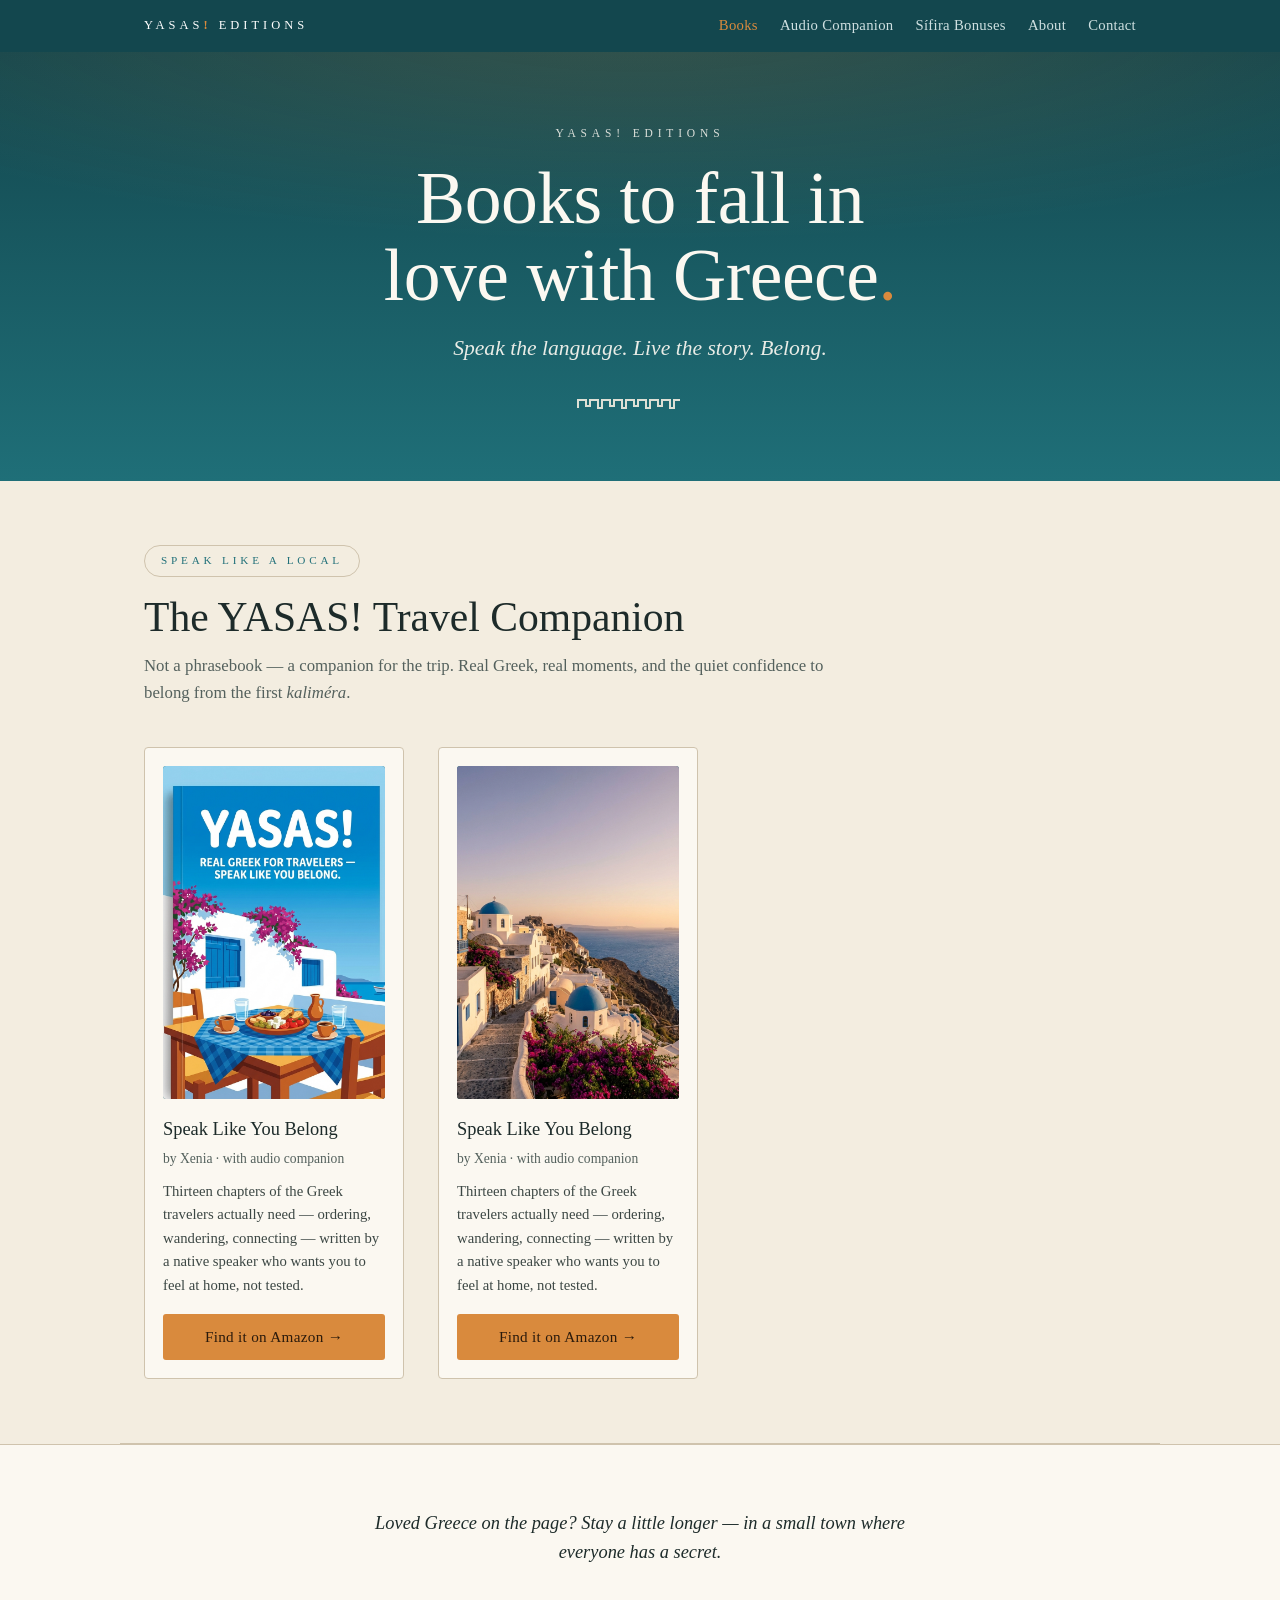
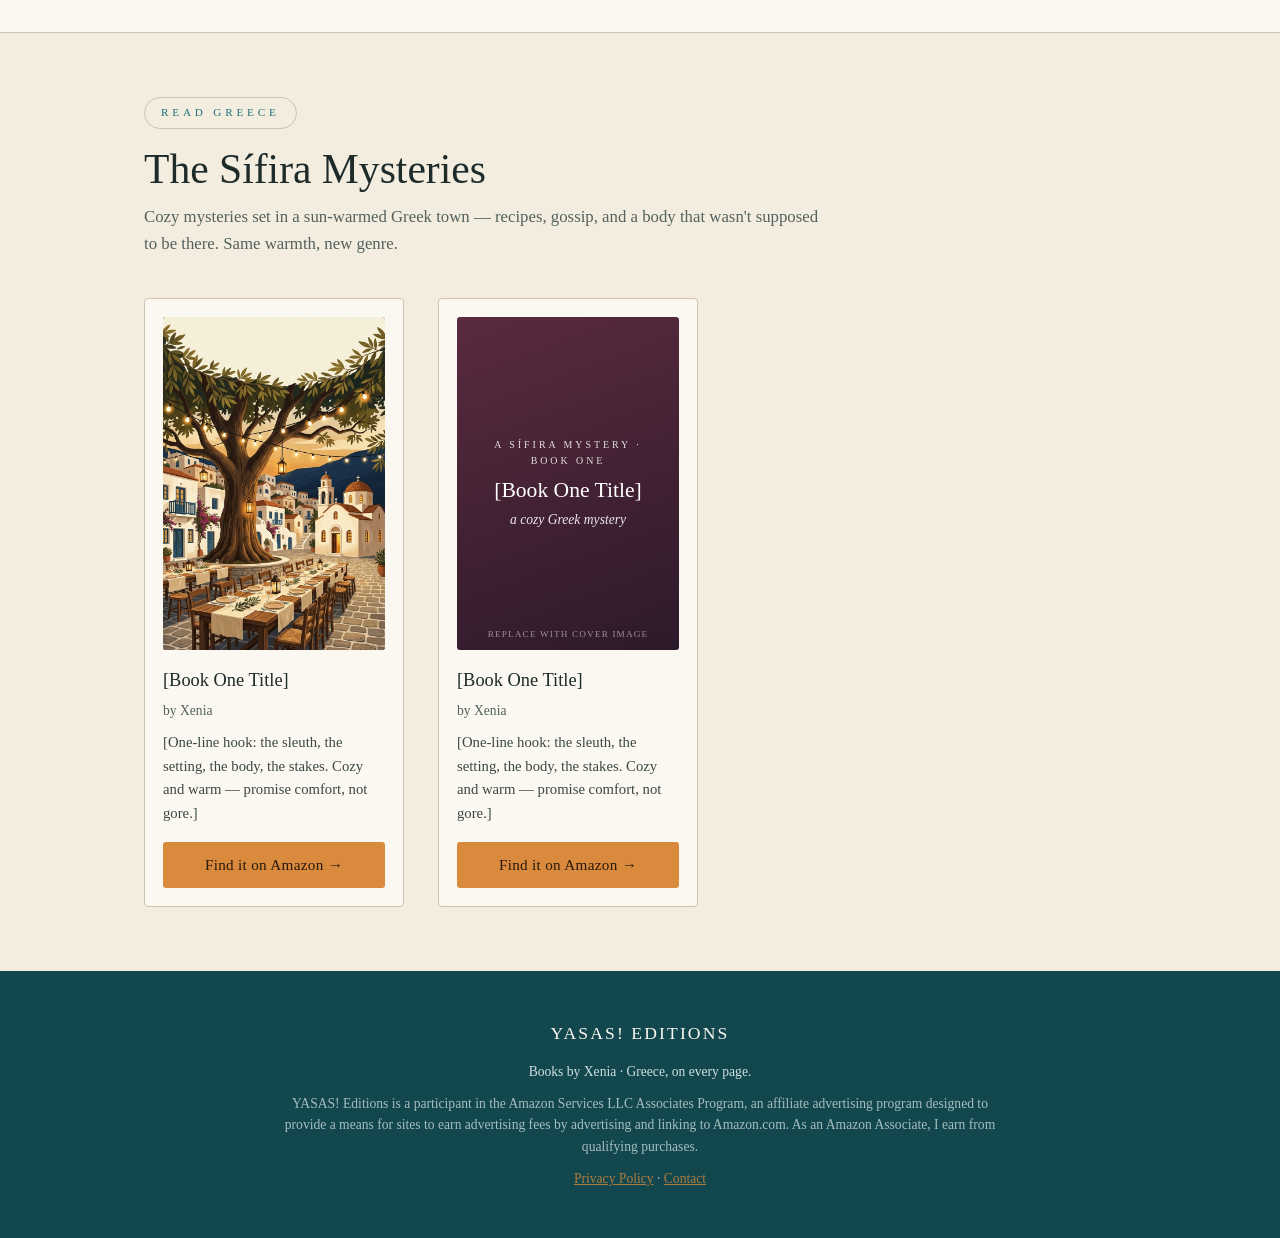
<file: index.html>
<!DOCTYPE html>
<html lang="en">
<head>
<meta charset="UTF-8">
<meta name="viewport" content="width=device-width, initial-scale=1.0">
<title>YASAS! Editions — Books to fall in love with Greece</title>
<link rel="stylesheet" href="style.css">
</head>
<body>

<!-- ===== NAV (identical on every page; update links if you rename pages) ===== -->
<nav class="nav">
  <div class="wrap">
    <a class="brand" href="index.html">YASAS<b>!</b> Editions</a>
    <div class="links">
      <a href="index.html" class="active">Books</a>
      <a href="audio/index.html">Audio Companion</a>
      <a href="bonuses/index.html">Sífira Bonuses</a>
      <a href="about.html">About</a>
      <a href="contact.html">Contact</a>
    </div>
  </div>
</nav>

<header class="hero">
  <div class="wrap">
    <div class="imprint-mark">YASAS! Editions</div>
    <h1>Books to fall in<br>love with Greece<span class="bang">.</span></h1>
    <p class="tag">Speak the language. Live the story. Belong.</p>
    <svg class="meander" viewBox="0 0 128 14" fill="none" stroke="#f3ede0" stroke-width="2">
      <path d="M2 12V4h8v6h4V4h8v8h4V4h8v6h4V4h8v8h4V4h8v6h4V4h8v8h4V4h8v6h4V4h8v8h4V4h6"/>
    </svg>
  </div>
</header>

<!-- ============ LINE 1: TRAVEL COMPANION ============ -->
<section id="learn">
  <div class="wrap">
    <span class="eyebrow">Speak like a local</span>
    <div class="sec-head">
      <h2>The YASAS! Travel Companion</h2>
      <p>Not a phrasebook — a companion for the trip. Real Greek, real moments,
         and the quiet confidence to belong from the first <em>kaliméra</em>.</p>
    </div>
    <div class="shelf">

      <!-- ===== COPY THIS BLOCK TO ADD A TRAVEL BOOK ===== -->
      <div class="book">
        <div class="cover travel">
          <!-- To use a real cover, uncomment the next line and set src: -->
           <img src="covers/Greek_travel_phrasebook_cover_202606082114_2.jpeg" alt="Speak Like You Belong cover"> 
          
        </div>
        <h3>Speak Like You Belong</h3>
        <div class="byline">by Xenia · with audio companion</div>
        <p class="blurb">Thirteen chapters of the Greek travelers actually need —
          ordering, wandering, connecting — written by a native speaker who wants
          you to feel at home, not tested.</p>
        <a class="btn" href="#" target="_blank" rel="noopener">Find it on Amazon →</a>
      </div>
      <!-- ===== END BLOCK ===== -->



       <!-- ===== COPY THIS BLOCK TO ADD A TRAVEL BOOK ===== -->
      <div class="book">
        <div class="cover travel">
          <!-- To use a real cover, uncomment the next line and set src: -->
           <img src="covers/Greek_island_village_Aegean_Sea_202606082201_2.jpeg" alt="Speak Like You Belong cover"> 
          
        </div>
        <h3>Speak Like You Belong</h3>
        <div class="byline">by Xenia · with audio companion</div>
        <p class="blurb">Thirteen chapters of the Greek travelers actually need —
          ordering, wandering, connecting — written by a native speaker who wants
          you to feel at home, not tested.</p>
        <a class="btn" href="#" target="_blank" rel="noopener">Find it on Amazon →</a>
      </div>
      <!-- ===== END BLOCK ===== -->


      
    </div>
  </div>
</section>

<div class="divider"></div>

<section class="crosssell">
  <div class="wrap inner">
    <p>Loved Greece on the page? Stay a little longer — in a small town
       where everyone has a secret.</p>
  </div>
</section>

<!-- ============ LINE 2: COZY MYSTERIES ============ -->
<section id="read">
  <div class="wrap">
    <span class="eyebrow">Read Greece</span>
    <div class="sec-head">
      <h2>The Sífira Mysteries</h2>
      <p>Cozy mysteries set in a sun-warmed Greek town — recipes, gossip,
         and a body that wasn't supposed to be there. Same warmth, new genre.</p>
    </div>
    <div class="shelf">

      <!-- ===== COPY THIS BLOCK TO ADD A MYSTERY BOOK ===== -->
      <div class="book">
        <div class="cover mystery">
           <img src="covers/Greek_village_square_at_dusk_202606181635.jpeg" alt="Book One cover"> 
          
        </div>
        <h3>[Book One Title]</h3>
        <div class="byline">by Xenia</div>
        <p class="blurb">[One-line hook: the sleuth, the setting, the body, the
          stakes. Cozy and warm — promise comfort, not gore.]</p>
        <a class="btn" href="#" target="_blank" rel="noopener">Find it on Amazon →</a>
      </div>
      <!-- ===== END BLOCK ===== -->


      <!-- ===== COPY THIS BLOCK TO ADD A MYSTERY BOOK ===== -->
      <div class="book">
        <div class="cover mystery">
          <!-- <img src="covers/sifira1.jpg" alt="Book One cover"> -->
          <div class="ct">
            <div class="series">A Sífira Mystery · Book One</div>
            <div class="title">[Book One Title]</div>
            <div class="sub">a cozy Greek mystery</div>
          </div>
          <div class="placeholder-note">Replace with cover image</div>
        </div>
        <h3>[Book One Title]</h3>
        <div class="byline">by Xenia</div>
        <p class="blurb">[One-line hook: the sleuth, the setting, the body, the
          stakes. Cozy and warm — promise comfort, not gore.]</p>
        <a class="btn" href="#" target="_blank" rel="noopener">Find it on Amazon →</a>
      </div>
      <!-- ===== END BLOCK ===== -->

      
    </div>
  </div>
</section>

<footer>
  <div class="wrap">
    <div class="imprint">YASAS! EDITIONS</div>
    <div>Books by Xenia · Greece, on every page.</div>
    <p class="disclosure">
      YASAS! Editions is a participant in the Amazon Services LLC Associates
      Program, an affiliate advertising program designed to provide a means for
      sites to earn advertising fees by advertising and linking to Amazon.com.
      As an Amazon Associate, I earn from qualifying purchases.
    </p>
    <p class="disclosure"><a href="privacy.html">Privacy Policy</a> · <a href="contact.html">Contact</a></p>
  </div>
</footer>

</body>
</html>
</file>
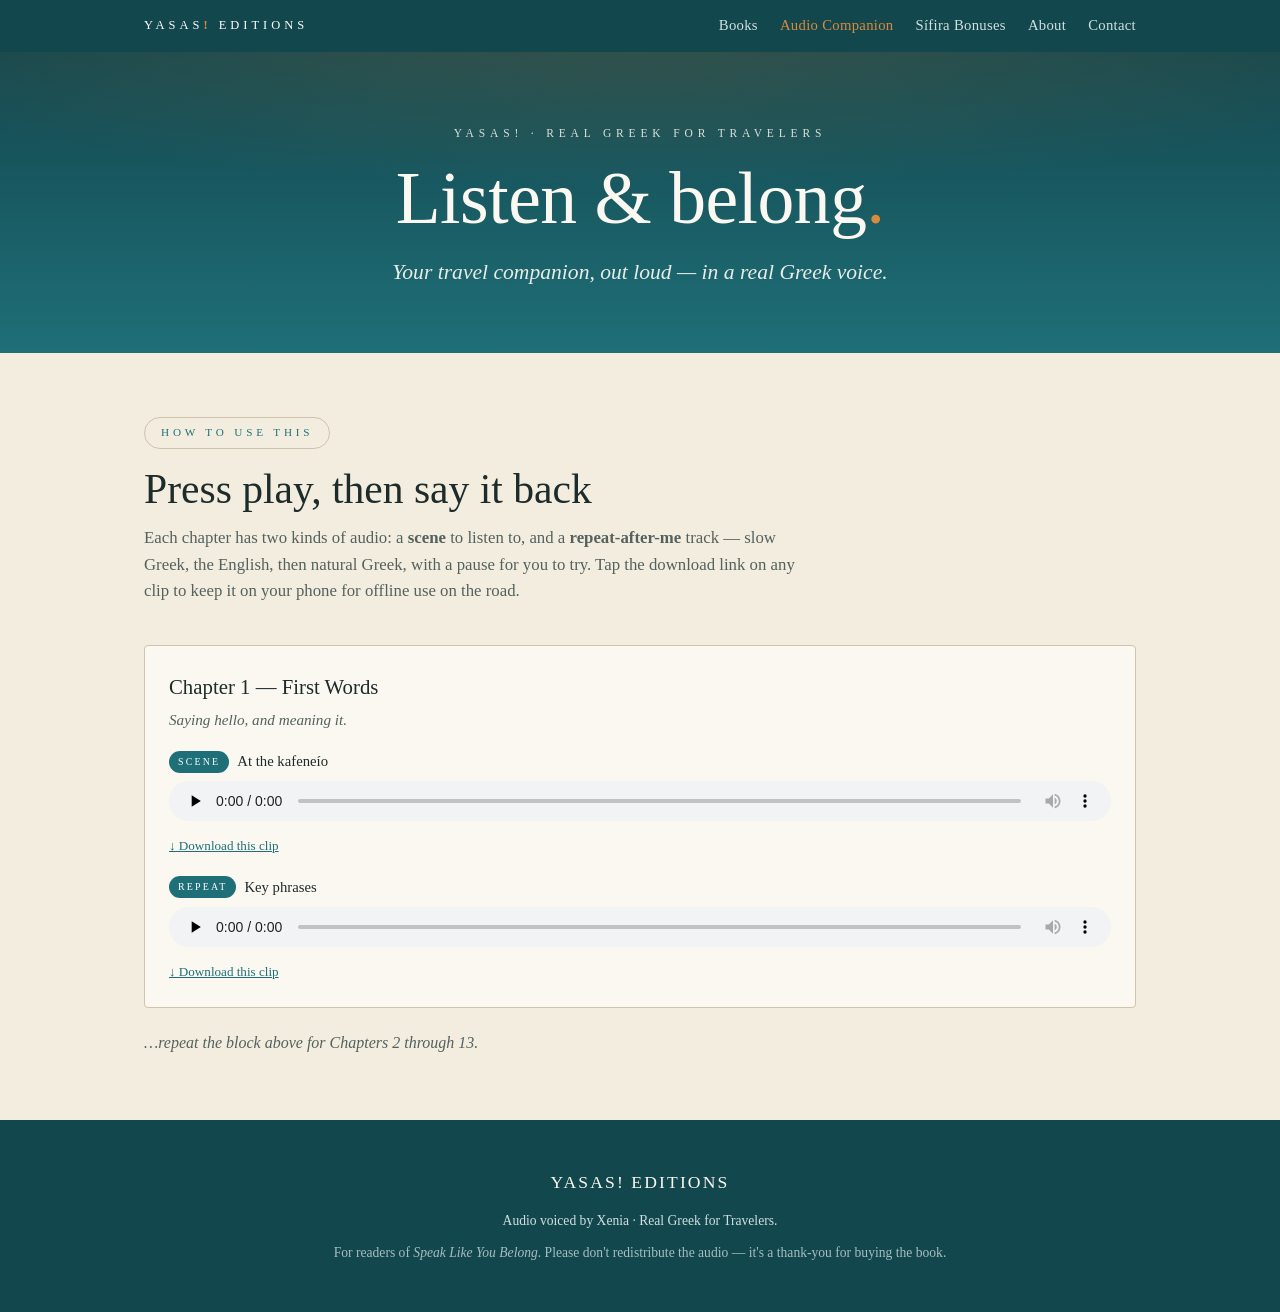
<file: audio/index.html>
<!DOCTYPE html>
<html lang="en">
<head>
<meta charset="UTF-8">
<meta name="viewport" content="width=device-width, initial-scale=1.0">
<title>Audio Companion — YASAS! Real Greek for Travelers</title>
<link rel="stylesheet" href="../style.css">
</head>
<body>

<nav class="nav">
  <div class="wrap">
    <a class="brand" href="../index.html">YASAS<b>!</b> Editions</a>
    <div class="links">
      <a href="../index.html">Books</a>
      <a href="index.html" class="active">Audio Companion</a>
      <a href="../bonuses/index.html">Sífira Bonuses</a>
      <a href="../about.html">About</a>
      <a href="../contact.html">Contact</a>
    </div>
  </div>
</nav>

<header class="hero">
  <div class="wrap">
    <div class="imprint-mark">YASAS! · Real Greek for Travelers</div>
    <h1>Listen &amp; belong<span class="bang">.</span></h1>
    <p class="tag">Your travel companion, out loud — in a real Greek voice.</p>
  </div>
</header>

<section>
  <div class="wrap">
    <span class="eyebrow">How to use this</span>
    <div class="sec-head">
      <h2>Press play, then say it back</h2>
      <p>Each chapter has two kinds of audio: a <strong>scene</strong> to listen to,
         and a <strong>repeat-after-me</strong> track — slow Greek, the English,
         then natural Greek, with a pause for you to try. Tap the download link on any
         clip to keep it on your phone for offline use on the road.</p>
    </div>

    <!-- =================================================================
         CHAPTER TEMPLATE — copy one .chapter block per chapter (1–13).
         For each clip, set the audio src to your hosted MP3 URL.
         If hosting MP3s in this same repo under audio/files/, the src is
         just "files/yasas_ch01_phrases.mp3". If hosting elsewhere, paste
         the full https URL.
         ================================================================= -->

    <!-- ===== COPY THIS BLOCK FOR EACH CHAPTER ===== -->
    <div class="chapter">
      <h3>Chapter 1 — First Words</h3>
      <div class="ch-sub">Saying hello, and meaning it.</div>

      <div class="clip">
        <div class="label"><span class="kind">Scene</span> At the kafeneío</div>
        <audio controls preload="none" src="files/yasas_ch01_scenario1.mp3"></audio>
        <a class="dl" href="files/yasas_ch01_scenario1.mp3" download>↓ Download this clip</a>
      </div>

      <div class="clip">
        <div class="label"><span class="kind">Repeat</span> Key phrases</div>
        <audio controls preload="none" src="files/yasas_ch01_phrases.mp3"></audio>
        <a class="dl" href="files/yasas_ch01_phrases.mp3" download>↓ Download this clip</a>
      </div>
    </div>
    <!-- ===== END CHAPTER BLOCK ===== -->

    <p style="color:var(--muted);font-style:italic;margin-top:10px">
      …repeat the block above for Chapters 2 through 13.
    </p>
  </div>
</section>

<footer>
  <div class="wrap">
    <div class="imprint">YASAS! EDITIONS</div>
    <div>Audio voiced by Xenia · Real Greek for Travelers.</div>
    <p class="disclosure">For readers of <em>Speak Like You Belong</em>.
      Please don't redistribute the audio — it's a thank-you for buying the book.</p>
  </div>
</footer>

</body>
</html>
</file>
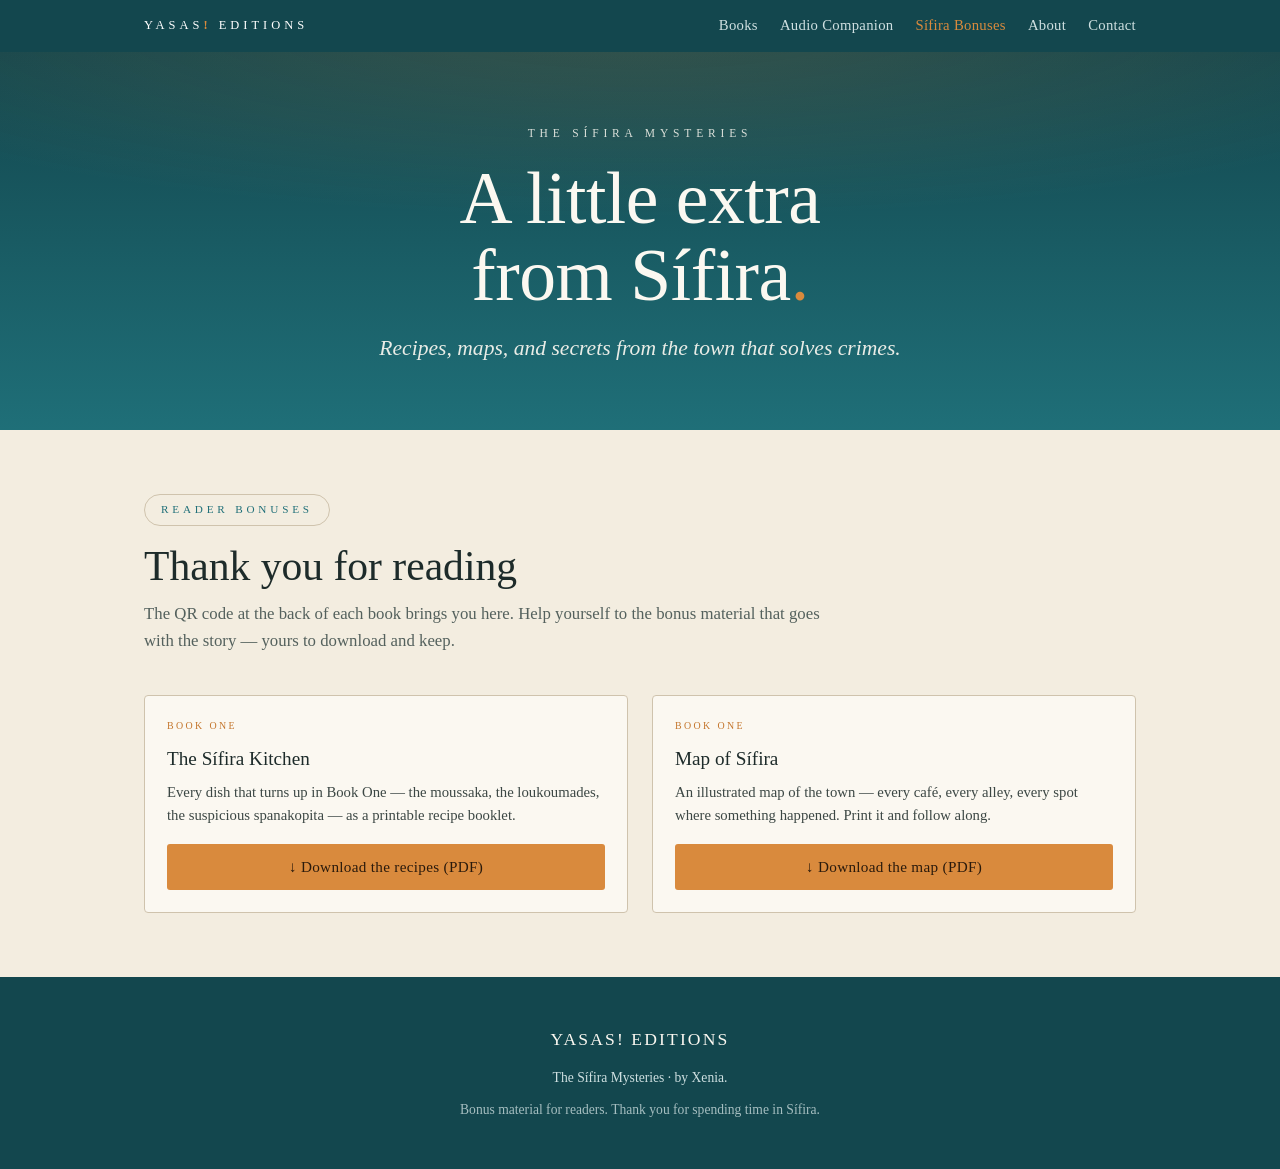
<file: bonuses/index.html>
<!DOCTYPE html>
<html lang="en">
<head>
<meta charset="UTF-8">
<meta name="viewport" content="width=device-width, initial-scale=1.0">
<title>Bonuses — The Sífira Mysteries</title>
<link rel="stylesheet" href="../style.css">
</head>
<body>

<nav class="nav">
  <div class="wrap">
    <a class="brand" href="../index.html">YASAS<b>!</b> Editions</a>
    <div class="links">
      <a href="../index.html">Books</a>
      <a href="../audio/index.html">Audio Companion</a>
      <a href="index.html" class="active">Sífira Bonuses</a>
      <a href="../about.html">About</a>
      <a href="../contact.html">Contact</a>
    </div>
  </div>
</nav>

<header class="hero">
  <div class="wrap">
    <div class="imprint-mark">The Sífira Mysteries</div>
    <h1>A little extra<br>from Sífira<span class="bang">.</span></h1>
    <p class="tag">Recipes, maps, and secrets from the town that solves crimes.</p>
  </div>
</header>

<section>
  <div class="wrap">
    <span class="eyebrow">Reader bonuses</span>
    <div class="sec-head">
      <h2>Thank you for reading</h2>
      <p>The QR code at the back of each book brings you here. Help yourself to
         the bonus material that goes with the story — yours to download and keep.</p>
    </div>

    <div class="bonus-grid">

      <!-- ===== COPY THIS BLOCK FOR EACH BONUS FILE ===== -->
      <div class="bonus">
        <div class="tagk">Book One</div>
        <h3>The Sífira Kitchen</h3>
        <p>Every dish that turns up in Book One — the moussaka, the loukoumades,
           the suspicious spanakopita — as a printable recipe booklet.</p>
        <a class="btn" href="files/sifira1_recipes.pdf" download>↓ Download the recipes (PDF)</a>
      </div>
      <!-- ===== END BLOCK ===== -->

      <div class="bonus">
        <div class="tagk">Book One</div>
        <h3>Map of Sífira</h3>
        <p>An illustrated map of the town — every café, every alley, every spot
           where something happened. Print it and follow along.</p>
        <a class="btn" href="files/sifira1_map.pdf" download>↓ Download the map (PDF)</a>
      </div>

    </div>
  </div>
</section>

<footer>
  <div class="wrap">
    <div class="imprint">YASAS! EDITIONS</div>
    <div>The Sífira Mysteries · by Xenia.</div>
    <p class="disclosure">Bonus material for readers. Thank you for spending time in Sífira.</p>
  </div>
</footer>

</body>
</html>
</file>
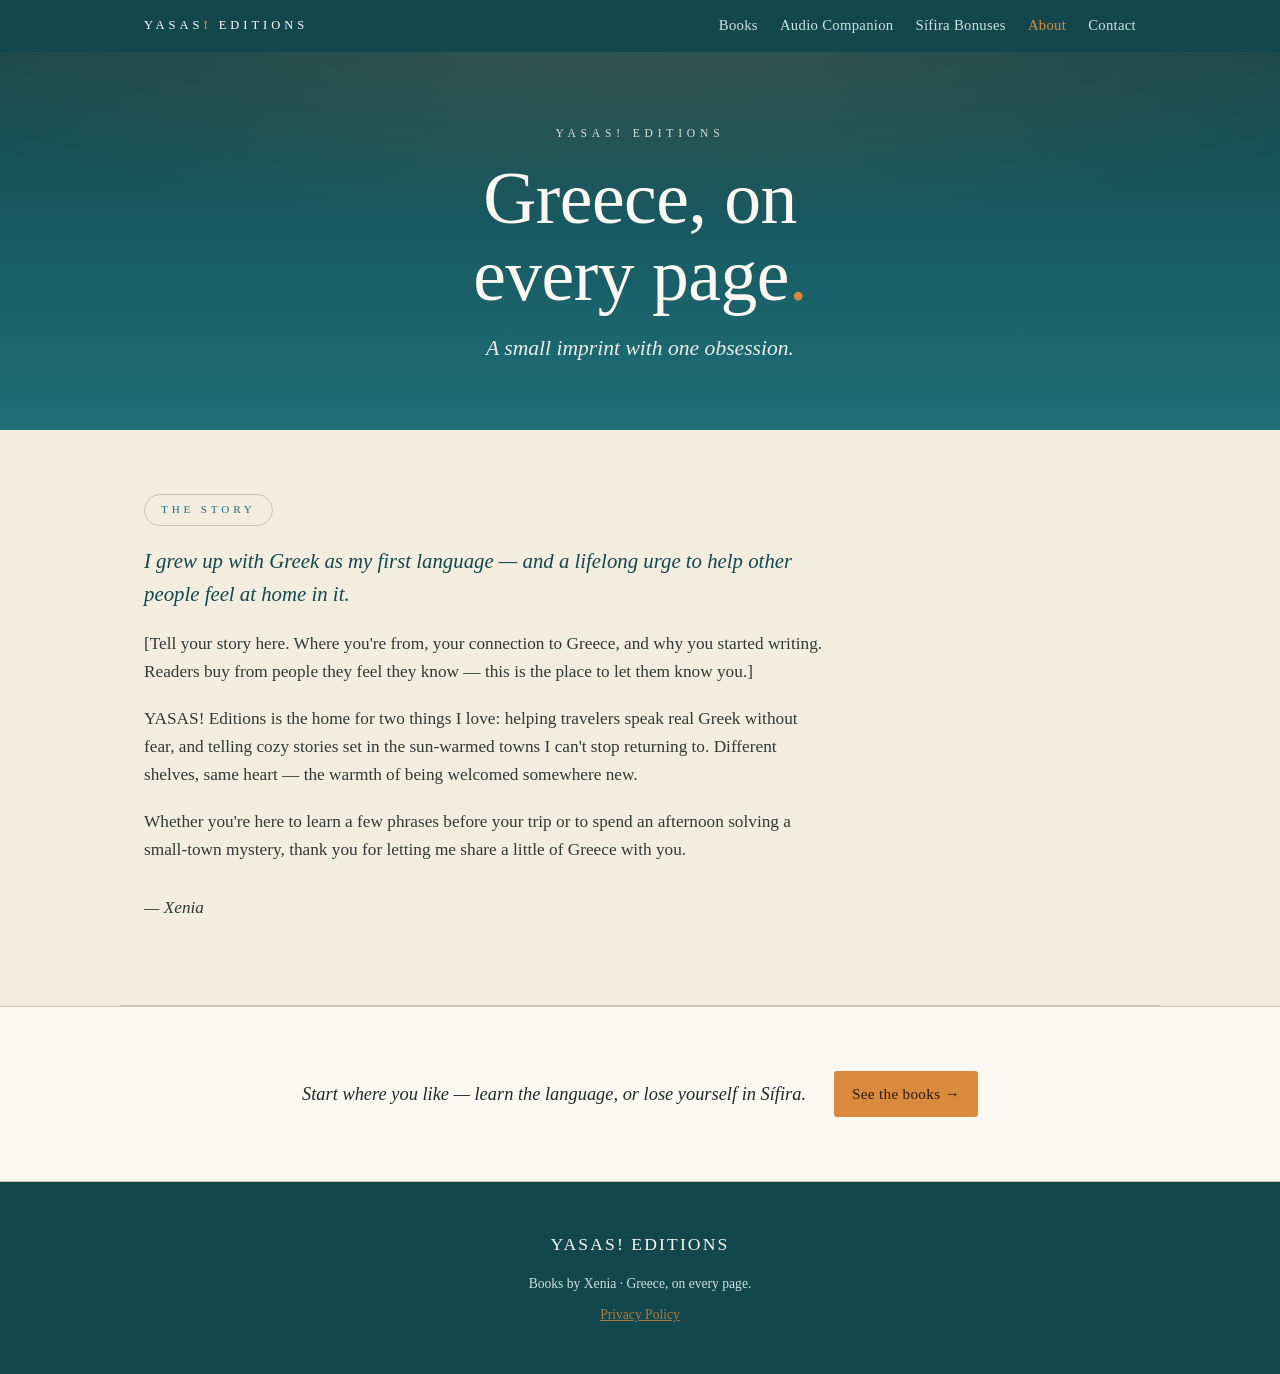
<file: about.html>
<!DOCTYPE html>
<html lang="en">
<head>
<meta charset="UTF-8">
<meta name="viewport" content="width=device-width, initial-scale=1.0">
<title>About — YASAS! Editions</title>
<link rel="stylesheet" href="style.css">
<style>
  .prose{max-width:680px}
  .prose p{font-size:1.08rem;margin-bottom:20px;color:#2f3a37}
  .prose p.lead{font-size:1.3rem;font-style:italic;color:var(--sea-deep)}
  .signature{margin-top:30px;font-style:italic;color:var(--muted)}
</style>
</head>
<body>

<nav class="nav">
  <div class="wrap">
    <a class="brand" href="index.html">YASAS<b>!</b> Editions</a>
    <div class="links">
      <a href="index.html">Books</a>
      <a href="audio/index.html">Audio Companion</a>
      <a href="bonuses/index.html">Sífira Bonuses</a>
      <a href="about.html" class="active">About</a>
      <a href="contact.html">Contact</a>
    </div>
  </div>
</nav>

<header class="hero">
  <div class="wrap">
    <div class="imprint-mark">YASAS! Editions</div>
    <h1>Greece, on<br>every page<span class="bang">.</span></h1>
    <p class="tag">A small imprint with one obsession.</p>
  </div>
</header>

<section>
  <div class="wrap">
    <span class="eyebrow">The story</span>
    <div class="prose">
      <!-- ===== Replace this placeholder copy with your real story.
           Keep it warm and personal — this page sells books because readers
           connect with the person behind them. A few prompts to draw from:
           who you are, your relationship to Greece, why you write, what a
           reader can expect from anything with "YASAS! Editions" on it. ===== -->
      <p class="lead">I grew up with Greek as my first language — and a lifelong
         urge to help other people feel at home in it.</p>
      <p>[Tell your story here. Where you're from, your connection to Greece,
         and why you started writing. Readers buy from people they feel they
         know — this is the place to let them know you.]</p>
      <p>YASAS! Editions is the home for two things I love: helping travelers
         speak real Greek without fear, and telling cozy stories set in the
         sun-warmed towns I can't stop returning to. Different shelves, same
         heart — the warmth of being welcomed somewhere new.</p>
      <p>Whether you're here to learn a few phrases before your trip or to
         spend an afternoon solving a small-town mystery, thank you for
         letting me share a little of Greece with you.</p>
      <p class="signature">— Xenia</p>
    </div>
  </div>
</section>

<div class="divider"></div>

<section class="crosssell">
  <div class="wrap inner">
    <p>Start where you like — learn the language, or lose yourself in Sífira.</p>
    <a class="btn" href="index.html">See the books →</a>
  </div>
</section>

<footer>
  <div class="wrap">
    <div class="imprint">YASAS! EDITIONS</div>
    <div>Books by Xenia · Greece, on every page.</div>
    <p class="disclosure"><a href="privacy.html">Privacy Policy</a></p>
  </div>
</footer>

</body>
</html>
</file>
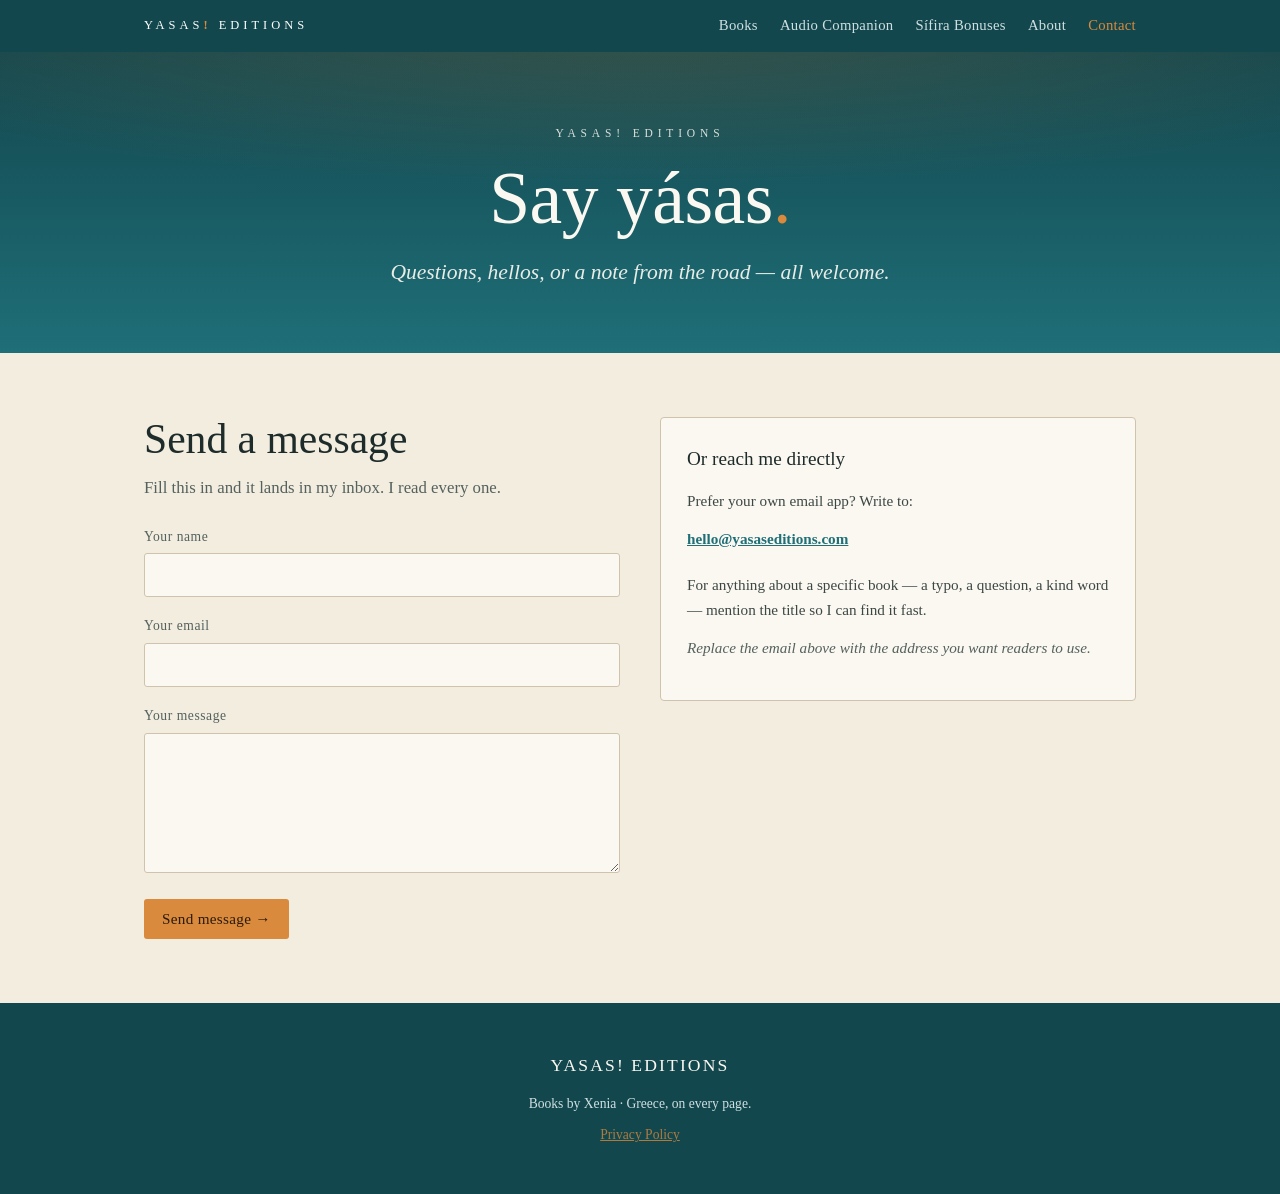
<file: contact.html>
<!DOCTYPE html>
<html lang="en">
<head>
<meta charset="UTF-8">
<meta name="viewport" content="width=device-width, initial-scale=1.0">
<title>Contact — YASAS! Editions</title>
<link rel="stylesheet" href="style.css">
<style>
  .contact-grid{display:grid;grid-template-columns:repeat(auto-fit,minmax(280px,1fr));gap:40px;align-items:start}
  .field{margin-bottom:18px}
  .field label{display:block;font-size:.85rem;letter-spacing:.04em;margin-bottom:6px;color:var(--muted)}
  .field input,.field textarea{width:100%;padding:12px 14px;border:1px solid var(--line);border-radius:3px;
    background:var(--whitewash);font-family:Georgia,serif;font-size:1rem;color:var(--ink)}
  .field textarea{min-height:140px;resize:vertical}
  .field input:focus,.field textarea:focus{outline:2px solid var(--sea);border-color:var(--sea)}
  .reach{background:var(--whitewash);border:1px solid var(--line);border-radius:4px;padding:26px}
  .reach h3{font-weight:400;font-size:1.2rem;margin-bottom:14px}
  .reach p{font-size:.95rem;color:#3c4744;margin-bottom:14px}
  .reach a{font-weight:bold}
</style>
</head>
<body>

<nav class="nav">
  <div class="wrap">
    <a class="brand" href="index.html">YASAS<b>!</b> Editions</a>
    <div class="links">
      <a href="index.html">Books</a>
      <a href="audio/index.html">Audio Companion</a>
      <a href="bonuses/index.html">Sífira Bonuses</a>
      <a href="about.html">About</a>
      <a href="contact.html" class="active">Contact</a>
    </div>
  </div>
</nav>

<header class="hero">
  <div class="wrap">
    <div class="imprint-mark">YASAS! Editions</div>
    <h1>Say yásas<span class="bang">.</span></h1>
    <p class="tag">Questions, hellos, or a note from the road — all welcome.</p>
  </div>
</header>

<section>
  <div class="wrap">
    <div class="contact-grid">

      <!-- ===== FORM (wired for Formspree; see note) ===== -->
      <div>
        <div class="sec-head" style="margin-bottom:24px">
          <h2>Send a message</h2>
          <p>Fill this in and it lands in my inbox. I read every one.</p>
        </div>

        <!-- TO ACTIVATE:
             1. Make a free account at formspree.io
             2. Create a form; copy its endpoint (looks like https://formspree.io/f/abcdwxyz)
             3. Paste it into the action="" below.
             Until then the form won't send — use the email on the right. -->
        <form action="https://formspree.io/f/YOUR_FORM_ID" method="POST">
          <div class="field">
            <label for="name">Your name</label>
            <input type="text" id="name" name="name" required>
          </div>
          <div class="field">
            <label for="email">Your email</label>
            <input type="email" id="email" name="email" required>
          </div>
          <div class="field">
            <label for="message">Your message</label>
            <textarea id="message" name="message" required></textarea>
          </div>
          <button type="submit" class="btn">Send message →</button>
        </form>
      </div>

      <!-- ===== DIRECT REACH ===== -->
      <div class="reach">
        <h3>Or reach me directly</h3>
        <p>Prefer your own email app? Write to:</p>
        <p><a href="mailto:hello@yasaseditions.com">hello@yasaseditions.com</a></p>
        <p style="margin-top:22px">For anything about a specific book — a typo,
           a question, a kind word — mention the title so I can find it fast.</p>
        <p style="font-style:italic;color:var(--muted)">Replace the email above with
           the address you want readers to use.</p>
      </div>

    </div>
  </div>
</section>

<footer>
  <div class="wrap">
    <div class="imprint">YASAS! EDITIONS</div>
    <div>Books by Xenia · Greece, on every page.</div>
    <p class="disclosure"><a href="privacy.html">Privacy Policy</a></p>
  </div>
</footer>

</body>
</html>
</file>
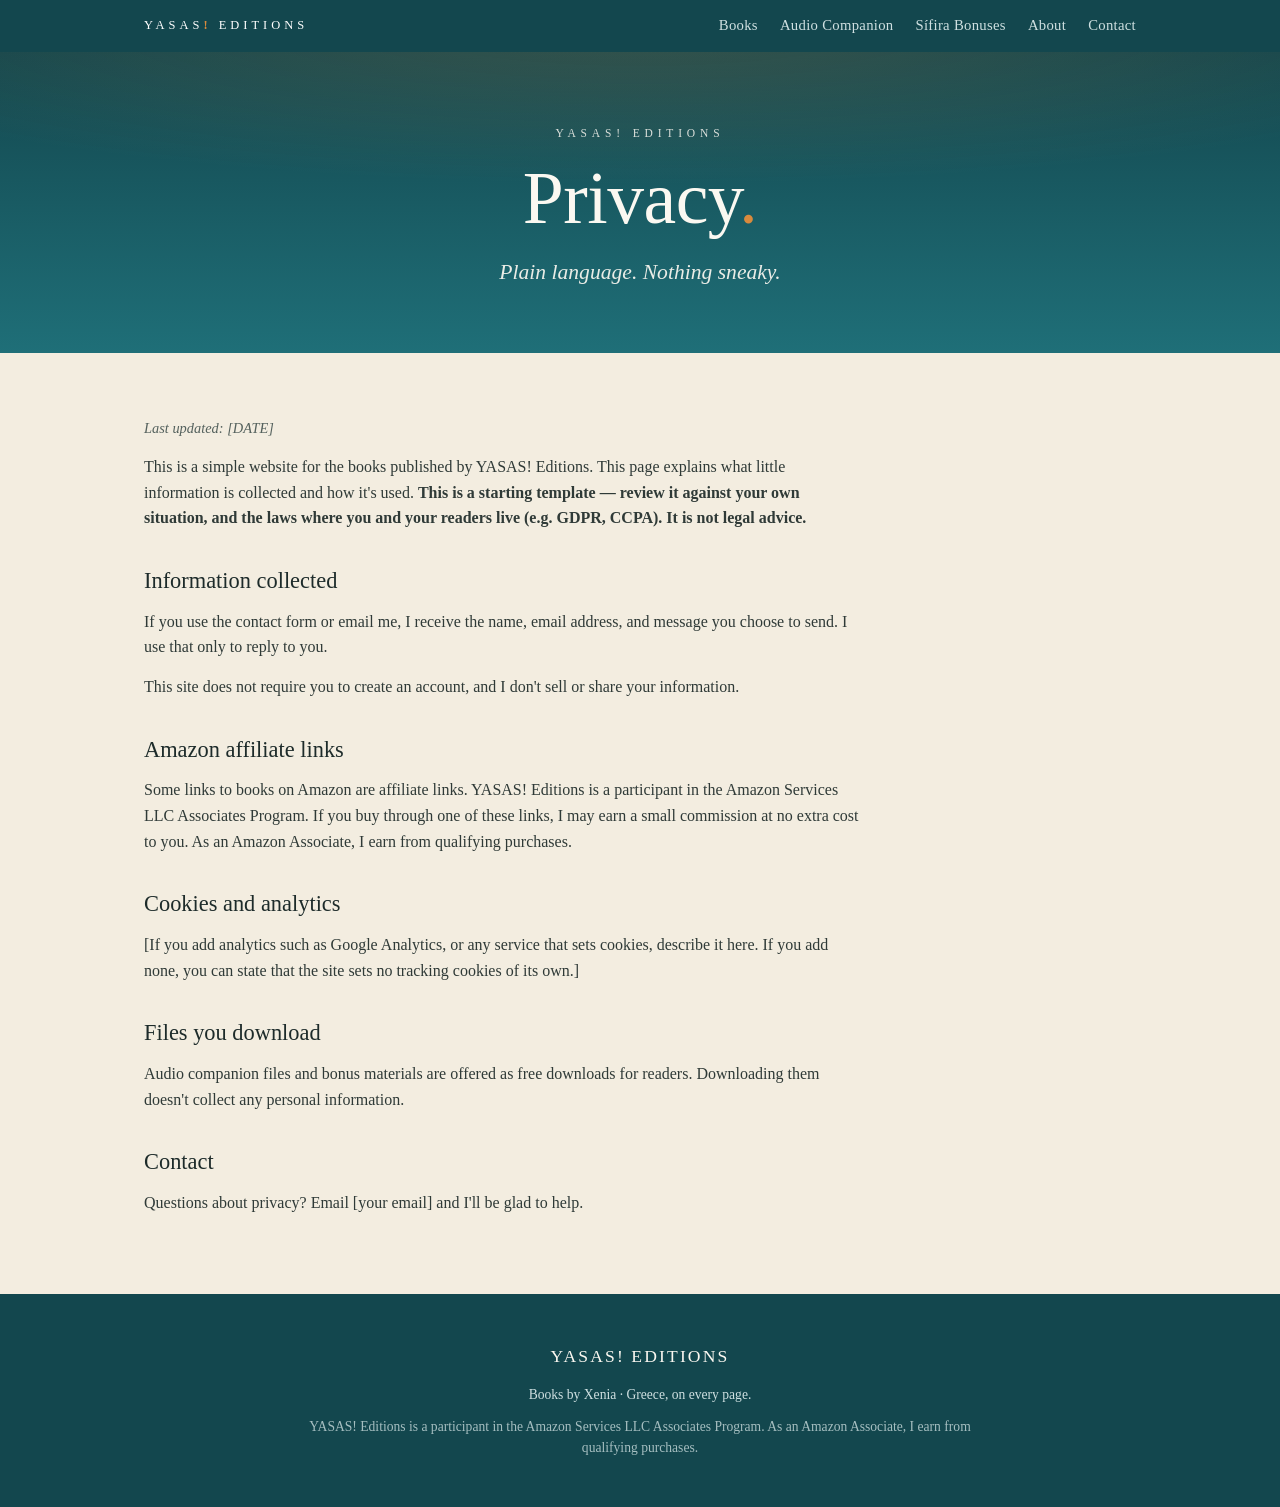
<file: privacy.html>
<!DOCTYPE html>
<html lang="en">
<head>
<meta charset="UTF-8">
<meta name="viewport" content="width=device-width, initial-scale=1.0">
<title>Privacy Policy — YASAS! Editions</title>
<link rel="stylesheet" href="style.css">
<style>
  .legal{max-width:720px}
  .legal h2{font-weight:400;font-size:1.4rem;margin:32px 0 10px}
  .legal p{margin-bottom:14px;color:#2f3a37}
  .legal .updated{color:var(--muted);font-style:italic;font-size:.9rem}
</style>
</head>
<body>

<nav class="nav">
  <div class="wrap">
    <a class="brand" href="index.html">YASAS<b>!</b> Editions</a>
    <div class="links">
      <a href="index.html">Books</a>
      <a href="audio/index.html">Audio Companion</a>
      <a href="bonuses/index.html">Sífira Bonuses</a>
      <a href="about.html">About</a>
      <a href="contact.html">Contact</a>
    </div>
  </div>
</nav>

<header class="hero">
  <div class="wrap">
    <div class="imprint-mark">YASAS! Editions</div>
    <h1>Privacy<span class="bang">.</span></h1>
    <p class="tag">Plain language. Nothing sneaky.</p>
  </div>
</header>

<section>
  <div class="wrap">
    <div class="legal">
      <p class="updated">Last updated: [DATE]</p>

      <p>This is a simple website for the books published by YASAS! Editions.
         This page explains what little information is collected and how it's used.
         <strong>This is a starting template — review it against your own situation,
         and the laws where you and your readers live (e.g. GDPR, CCPA). It is not
         legal advice.</strong></p>

      <h2>Information collected</h2>
      <p>If you use the contact form or email me, I receive the name, email
         address, and message you choose to send. I use that only to reply to you.</p>
      <p>This site does not require you to create an account, and I don't sell
         or share your information.</p>

      <h2>Amazon affiliate links</h2>
      <p>Some links to books on Amazon are affiliate links. YASAS! Editions is a
         participant in the Amazon Services LLC Associates Program. If you buy
         through one of these links, I may earn a small commission at no extra
         cost to you. As an Amazon Associate, I earn from qualifying purchases.</p>

      <h2>Cookies and analytics</h2>
      <p>[If you add analytics such as Google Analytics, or any service that
         sets cookies, describe it here. If you add none, you can state that the
         site sets no tracking cookies of its own.]</p>

      <h2>Files you download</h2>
      <p>Audio companion files and bonus materials are offered as free downloads
         for readers. Downloading them doesn't collect any personal information.</p>

      <h2>Contact</h2>
      <p>Questions about privacy? Email [your email] and I'll be glad to help.</p>
    </div>
  </div>
</section>

<footer>
  <div class="wrap">
    <div class="imprint">YASAS! EDITIONS</div>
    <div>Books by Xenia · Greece, on every page.</div>
    <p class="disclosure">
      YASAS! Editions is a participant in the Amazon Services LLC Associates
      Program. As an Amazon Associate, I earn from qualifying purchases.
    </p>
  </div>
</footer>

</body>
</html>
</file>
<file: style.css>
/* ===========================================================
   Yasás! Editions — shared styles (style.css)
   Used by every page so the whole site feels like one imprint.
   =========================================================== */
:root{
  --ink:#1d2b2a;
  --paper:#f3ede0;
  --sea:#1f6f78;
  --sea-deep:#13474e;
  --sun:#d98a3d;
  --sun-deep:#c4762d;
  --whitewash:#fbf8f1;
  --line:#cfc3ad;
  --muted:#54615d;
}
*{box-sizing:border-box;margin:0;padding:0}
html{scroll-behavior:smooth}
body{
  background:var(--paper);color:var(--ink);
  font-family:Georgia,'Times New Roman',serif;line-height:1.6;
  -webkit-font-smoothing:antialiased;
}
.wrap{max-width:1040px;margin:0 auto;padding:0 24px}
a{color:var(--sea)}

/* ---------- Top nav (same on every page) ---------- */
.nav{
  background:var(--sea-deep);color:var(--whitewash);
  position:sticky;top:0;z-index:50;
}
.nav .wrap{display:flex;align-items:center;justify-content:space-between;
  padding-top:14px;padding-bottom:14px;flex-wrap:wrap;gap:8px}
.nav .brand{font-size:.78rem;letter-spacing:.32em;text-transform:uppercase;color:#fff;text-decoration:none}
.nav .brand b{color:var(--sun)}
.nav .links{display:flex;gap:22px;flex-wrap:wrap}
.nav .links a{color:#cfe0e1;text-decoration:none;font-size:.92rem;letter-spacing:.02em}
.nav .links a:hover,.nav .links a.active{color:var(--sun)}

/* ---------- Generic header / hero ---------- */
header.hero{
  background:
    radial-gradient(120% 90% at 50% -10%, rgba(217,138,61,.18), transparent 60%),
    linear-gradient(180deg,var(--sea-deep),var(--sea));
  color:var(--whitewash);text-align:center;padding:72px 24px 64px;
  position:relative;overflow:hidden;
}
.imprint-mark{font-size:.72rem;letter-spacing:.42em;text-transform:uppercase;opacity:.85;margin-bottom:18px}
header.hero h1{font-size:clamp(2.4rem,7vw,4.6rem);font-weight:400;line-height:1.04;letter-spacing:-.5px}
header.hero h1 .bang{color:var(--sun)}
header.hero p.tag{font-style:italic;font-size:clamp(1.05rem,2.4vw,1.35rem);margin-top:18px;opacity:.92}
.meander{margin:30px auto 0;width:128px;height:14px;opacity:.9}

/* ---------- Sections ---------- */
section{padding:64px 0}
.eyebrow{display:inline-block;font-size:.7rem;letter-spacing:.34em;text-transform:uppercase;
  color:var(--sea);border:1px solid var(--line);border-radius:999px;padding:6px 16px;margin-bottom:18px}
.sec-head{max-width:680px;margin-bottom:40px}
.sec-head h2{font-size:clamp(1.8rem,4vw,2.6rem);font-weight:400;line-height:1.1}
.sec-head p{margin-top:12px;color:var(--muted);font-size:1.05rem}
.divider{height:1px;background:var(--line);max-width:1040px;margin:0 auto}

/* ---------- Book grid ---------- */
.shelf{display:grid;grid-template-columns:repeat(auto-fit,minmax(220px,260px));gap:34px;justify-content:start}
.book{background:var(--whitewash);border:1px solid var(--line);border-radius:4px;padding:18px;
  display:flex;flex-direction:column;transition:transform .18s ease,box-shadow .18s ease}
.book:hover{transform:translateY(-4px);box-shadow:0 14px 30px rgba(19,71,78,.14)}
.cover{aspect-ratio:2/3;border-radius:3px;display:flex;align-items:center;justify-content:center;
  text-align:center;padding:20px;color:#fff;margin-bottom:16px;position:relative;overflow:hidden}
.cover img{position:absolute;inset:0;width:100%;height:100%;object-fit:cover}
.cover.travel{background:linear-gradient(160deg,#1f6f78,#13474e)}
.cover.mystery{background:linear-gradient(160deg,#5b2a3e,#2c1a2b)}
.cover .ct{position:relative;z-index:2}
.cover .ct .series{font-size:.62rem;letter-spacing:.3em;text-transform:uppercase;opacity:.85}
.cover .ct .title{font-size:1.35rem;margin:10px 0 6px;line-height:1.1}
.cover .ct .sub{font-style:italic;font-size:.85rem;opacity:.9}
.placeholder-note{position:absolute;bottom:8px;left:0;right:0;font-size:.58rem;letter-spacing:.12em;
  text-transform:uppercase;opacity:.5;z-index:2}
.book h3{font-size:1.15rem;font-weight:400;margin-bottom:4px}
.book .byline{font-size:.85rem;color:var(--muted);margin-bottom:10px}
.book p.blurb{font-size:.92rem;color:#3c4744;flex-grow:1;margin-bottom:16px}

/* ---------- Buttons ---------- */
.btn{display:inline-block;text-align:center;text-decoration:none;background:var(--sun);color:#2a1a0c;
  font-family:Georgia,serif;padding:11px 18px;border-radius:3px;font-size:.95rem;letter-spacing:.02em;
  transition:background .15s ease;cursor:pointer;border:none}
.btn:hover{background:var(--sun-deep)}
.btn.ghost{background:transparent;border:1px solid var(--line);color:var(--ink)}
.btn.ghost:hover{background:var(--whitewash)}

/* ---------- Cross-sell strip ---------- */
.crosssell{background:var(--whitewash);border-top:1px solid var(--line);border-bottom:1px solid var(--line)}
.crosssell .inner{display:flex;gap:28px;align-items:center;flex-wrap:wrap;justify-content:center;text-align:center}
.crosssell p{font-size:1.15rem;font-style:italic;max-width:560px}

/* ---------- Audio chapter blocks ---------- */
.chapter{background:var(--whitewash);border:1px solid var(--line);border-radius:4px;
  padding:24px;margin-bottom:22px}
.chapter h3{font-size:1.3rem;font-weight:400;margin-bottom:4px}
.chapter .ch-sub{color:var(--muted);font-style:italic;margin-bottom:18px;font-size:.95rem}
.clip{margin-bottom:18px}
.clip:last-child{margin-bottom:0}
.clip .label{font-size:.92rem;margin-bottom:8px;display:flex;align-items:center;gap:8px}
.clip .label .kind{font-size:.62rem;letter-spacing:.22em;text-transform:uppercase;
  background:var(--sea);color:#fff;padding:3px 9px;border-radius:999px}
.clip audio{width:100%;height:40px}
.clip .dl{font-size:.82rem;margin-top:6px;display:inline-block}

/* ---------- Bonus cards ---------- */
.bonus-grid{display:grid;grid-template-columns:repeat(auto-fit,minmax(260px,1fr));gap:24px}
.bonus{background:var(--whitewash);border:1px solid var(--line);border-radius:4px;padding:22px;
  display:flex;flex-direction:column}
.bonus .tagk{font-size:.62rem;letter-spacing:.24em;text-transform:uppercase;color:var(--sun-deep);margin-bottom:10px}
.bonus h3{font-size:1.2rem;font-weight:400;margin-bottom:6px}
.bonus p{font-size:.92rem;color:#3c4744;flex-grow:1;margin-bottom:16px}

/* ---------- Footer ---------- */
footer{background:var(--sea-deep);color:#cfe0e1;padding:48px 24px;font-size:.85rem}
footer .wrap{max-width:760px;text-align:center}
footer .imprint{font-size:1.1rem;color:var(--whitewash);letter-spacing:.12em;margin-bottom:14px}
footer .disclosure{opacity:.78;line-height:1.6;margin-top:10px}
footer a{color:var(--sun)}

@media (max-width:520px){
  section{padding:48px 0}
  header.hero{padding:56px 20px 48px}
  .nav .wrap{justify-content:center}
}
</file>
